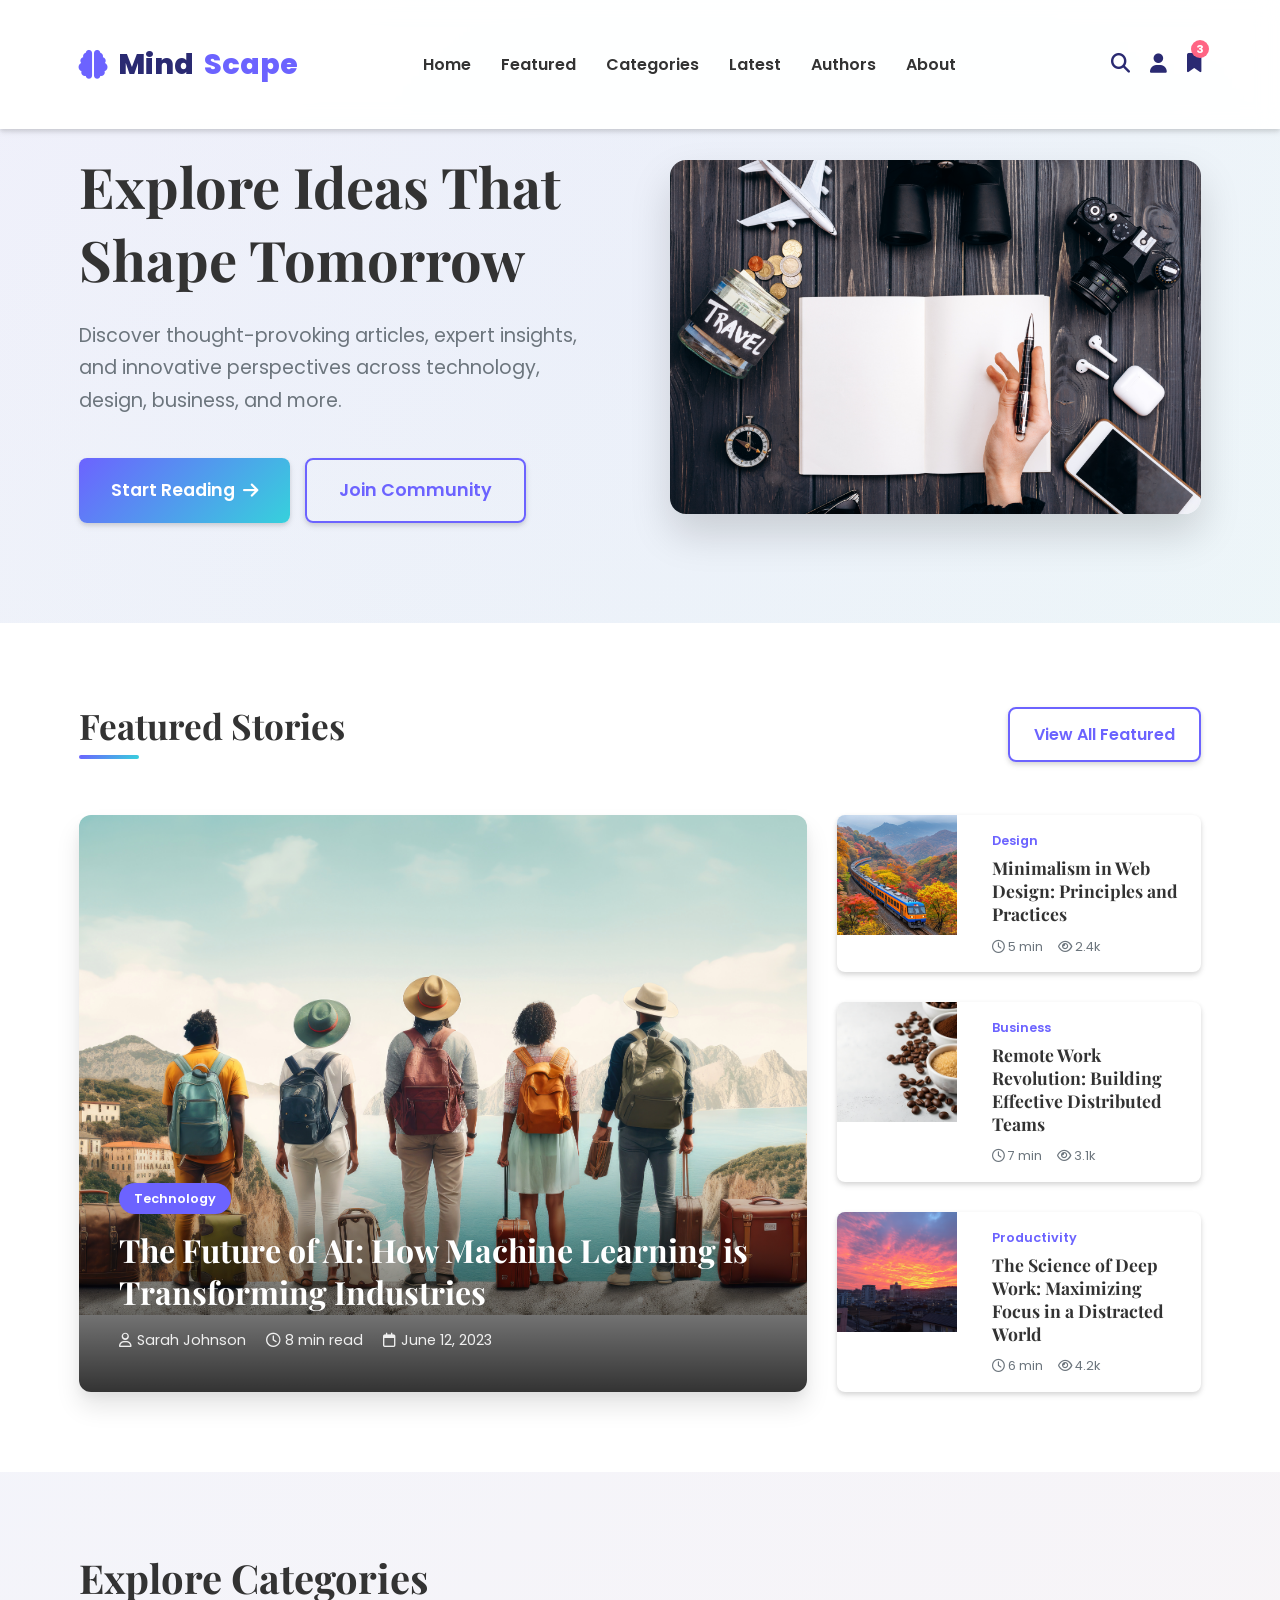
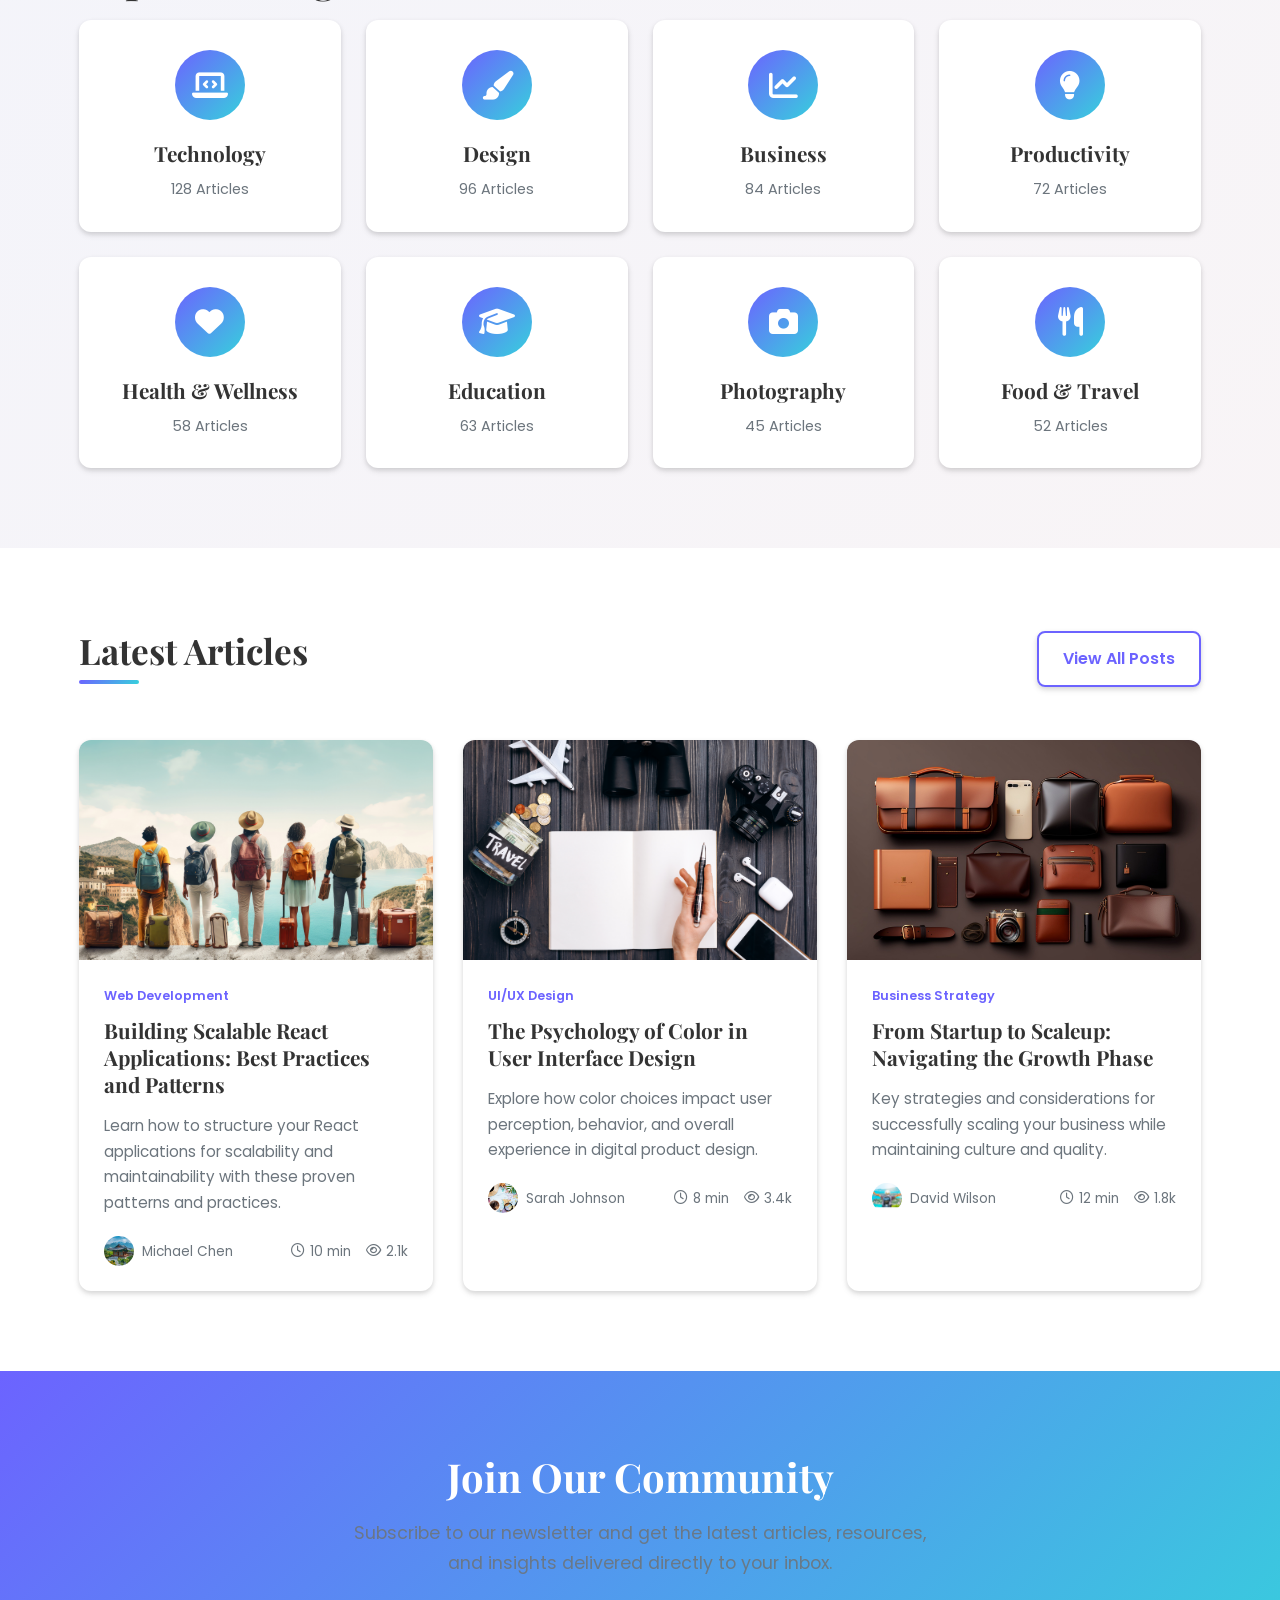
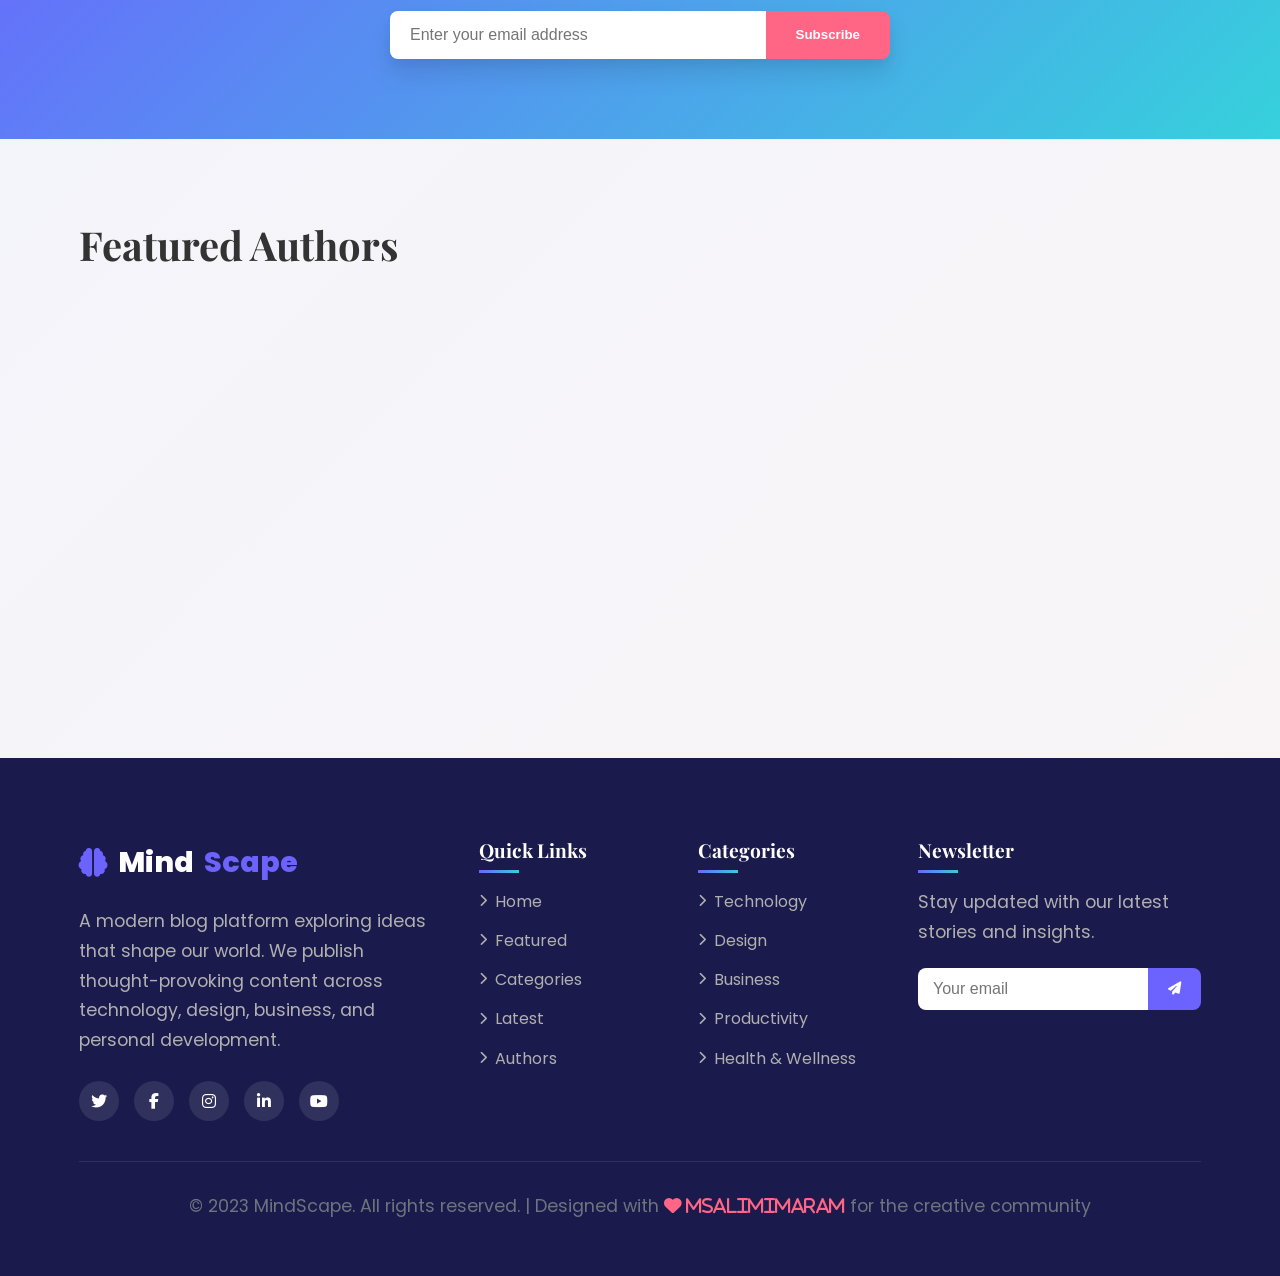
<file: index.html>
<!DOCTYPE html>
<html lang="en">
<head>
    <meta charset="UTF-8">
    <meta name="viewport" content="width=device-width, initial-scale=1.0">
    <title>MindScape | Modern Blog Platform</title>
    <link rel="stylesheet" href="https://cdnjs.cloudflare.com/ajax/libs/font-awesome/6.4.0/css/all.min.css">
    <link href="https://fonts.googleapis.com/css2?family=Poppins:wght@300;400;500;600;700;800;900&family=Playfair+Display:wght@400;500;600;700&display=swap" rel="stylesheet">
    <link rel="stylesheet" href="assets/img/styles.css">
</head>
<body>
    <!-- Header & Navigation -->
    <header>
        <div class="container">
            <nav>
                <a href="#" class="logo">
                    <i class="fas fa-brain"></i>
                    Mind<span>Scape</span>
                </a>
                <ul class="nav-links">
                    <li><a href="#home">Home</a></li>
                    <li><a href="#featured">Featured</a></li>
                    <li><a href="#categories">Categories</a></li>
                    <li><a href="#latest">Latest</a></li>
                    <li><a href="#authors">Authors</a></li>
                    <li><a href="#about">About</a></li>
                </ul>
                <div class="nav-icons">
                    <div class="nav-icon search-icon">
                        <i class="fas fa-search"></i>
                    </div>
                    <div class="nav-icon user-icon">
                        <i class="fas fa-user"></i>
                    </div>
                    <div class="nav-icon bookmark-icon">
                        <i class="fas fa-bookmark"></i>
                        <span class="badge">3</span>
                    </div>
                </div>
                <div class="menu-toggle">
                    <i class="fas fa-bars"></i>
                </div>
            </nav>
        </div>
    </header>

    <!-- Hero Section -->
    <section class="hero" id="home">
        <div class="container">
            <div class="hero-content">
                <div class="hero-text">
                    <h1>Explore Ideas That Shape Tomorrow</h1>
                    <p>Discover thought-provoking articles, expert insights, and innovative perspectives across technology, design, business, and more.</p>
                    <div class="hero-btns">
                        <a href="#latest" class="btn btn-lg">Start Reading <i class="fas fa-arrow-right"></i></a>
                        <a href="#newsletter" class="btn btn-outline btn-lg">Join Community</a>
                    </div>
                </div>
                <div class="hero-image">
                    <img src="assets/img/1 (4).JPG" alt="Blog Hero Image">
                </div>
            </div>
        </div>
    </section>

    <!-- Featured Posts Section -->
    <section class="featured-posts" id="featured">
        <div class="container">
            <div class="section-header">
                <h2 class="section-title">Featured Stories</h2>
                <a href="#" class="btn btn-outline">View All Featured</a>
            </div>
            <div class="featured-grid">
                <div class="main-featured">
                    <div class="main-featured-image">
                        <img src="assets/img/1 (2).jpg" alt="Featured Post">
                    </div>
                    <div class="main-featured-content">
                        <span class="featured-category">Technology</span>
                        <h3 class="main-featured-title">The Future of AI: How Machine Learning is Transforming Industries</h3>
                        <div class="main-featured-meta">
                            <span><i class="far fa-user"></i> Sarah Johnson</span>
                            <span><i class="far fa-clock"></i> 8 min read</span>
                            <span><i class="far fa-calendar"></i> June 12, 2023</span>
                        </div>
                    </div>
                </div>
                <div class="side-featured">
                    <div class="side-post">
                        <div class="side-post-image">
                            <img src="assets/img/1 (2).jpeg" alt="Side Post 1">
                        </div>
                        <div class="side-post-content">
                            <span class="side-post-category">Design</span>
                            <h4 class="side-post-title">Minimalism in Web Design: Principles and Practices</h4>
                            <div class="side-post-meta">
                                <span><i class="far fa-clock"></i> 5 min</span>
                                <span><i class="far fa-eye"></i> 2.4k</span>
                            </div>
                        </div>
                    </div>
                    <div class="side-post">
                        <div class="side-post-image">
                            <img src="assets/img/1 (1).jpg" alt="Side Post 2">
                        </div>
                        <div class="side-post-content">
                            <span class="side-post-category">Business</span>
                            <h4 class="side-post-title">Remote Work Revolution: Building Effective Distributed Teams</h4>
                            <div class="side-post-meta">
                                <span><i class="far fa-clock"></i> 7 min</span>
                                <span><i class="far fa-eye"></i> 3.1k</span>
                            </div>
                        </div>
                    </div>
                    <div class="side-post">
                        <div class="side-post-image">
                            <img src="assets/img/1 (1).jpeg" alt="Side Post 3">
                        </div>
                        <div class="side-post-content">
                            <span class="side-post-category">Productivity</span>
                            <h4 class="side-post-title">The Science of Deep Work: Maximizing Focus in a Distracted World</h4>
                            <div class="side-post-meta">
                                <span><i class="far fa-clock"></i> 6 min</span>
                                <span><i class="far fa-eye"></i> 4.2k</span>
                            </div>
                        </div>
                    </div>
                </div>
            </div>
        </div>
    </section>

    <!-- Categories Section -->
    <section class="categories" id="categories">
        <div class="container">
            <h2>Explore Categories</h2>
            <div class="categories-grid">
                <div class="category-card">
                    <div class="category-icon">
                        <i class="fas fa-laptop-code"></i>
                    </div>
                    <h3 class="category-title">Technology</h3>
                    <div class="category-count">128 Articles</div>
                </div>
                <div class="category-card">
                    <div class="category-icon">
                        <i class="fas fa-paint-brush"></i>
                    </div>
                    <h3 class="category-title">Design</h3>
                    <div class="category-count">96 Articles</div>
                </div>
                <div class="category-card">
                    <div class="category-icon">
                        <i class="fas fa-chart-line"></i>
                    </div>
                    <h3 class="category-title">Business</h3>
                    <div class="category-count">84 Articles</div>
                </div>
                <div class="category-card">
                    <div class="category-icon">
                        <i class="fas fa-lightbulb"></i>
                    </div>
                    <h3 class="category-title">Productivity</h3>
                    <div class="category-count">72 Articles</div>
                </div>
                <div class="category-card">
                    <div class="category-icon">
                        <i class="fas fa-heart"></i>
                    </div>
                    <h3 class="category-title">Health & Wellness</h3>
                    <div class="category-count">58 Articles</div>
                </div>
                <div class="category-card">
                    <div class="category-icon">
                        <i class="fas fa-graduation-cap"></i>
                    </div>
                    <h3 class="category-title">Education</h3>
                    <div class="category-count">63 Articles</div>
                </div>
                <div class="category-card">
                    <div class="category-icon">
                        <i class="fas fa-camera"></i>
                    </div>
                    <h3 class="category-title">Photography</h3>
                    <div class="category-count">45 Articles</div>
                </div>
                <div class="category-card">
                    <div class="category-icon">
                        <i class="fas fa-utensils"></i>
                    </div>
                    <h3 class="category-title">Food & Travel</h3>
                    <div class="category-count">52 Articles</div>
                </div>
            </div>
        </div>
    </section>

    <!-- Latest Posts Section -->
    <section class="latest-posts" id="latest">
        <div class="container">
            <div class="section-header">
                <h2 class="section-title">Latest Articles</h2>
                <a href="#" class="btn btn-outline">View All Posts</a>
            </div>
            <div class="posts-grid">
                <!-- Post 1 -->
                <div class="post-card">
                    <div class="post-image">
                        <img src="assets/img/1 (2).jpg" alt="Post 1">
                    </div>
                    <div class="post-content">
                        <span class="post-category">Web Development</span>
                        <h3 class="post-title">Building Scalable React Applications: Best Practices and Patterns</h3>
                        <p class="post-excerpt">Learn how to structure your React applications for scalability and maintainability with these proven patterns and practices.</p>
                        <div class="post-meta">
                            <div class="post-author">
                                <div class="author-avatar">
                                    <img src="assets/img/1 (3).jpg" alt="Author">
                                </div>
                                <span>Michael Chen</span>
                            </div>
                            <div class="post-stats">
                                <span class="post-stat"><i class="far fa-clock"></i> 10 min</span>
                                <span class="post-stat"><i class="far fa-eye"></i> 2.1k</span>
                            </div>
                        </div>
                    </div>
                </div>

                <!-- Post 2 -->
                <div class="post-card">
                    <div class="post-image">
                        <img src="assets/img/1 (4).JPG" alt="Post 2">
                    </div>
                    <div class="post-content">
                        <span class="post-category">UI/UX Design</span>
                        <h3 class="post-title">The Psychology of Color in User Interface Design</h3>
                        <p class="post-excerpt">Explore how color choices impact user perception, behavior, and overall experience in digital product design.</p>
                        <div class="post-meta">
                            <div class="post-author">
                                <div class="author-avatar">
                                    <img src="assets/img/1 (5).jpg" alt="Author">
                                </div>
                                <span>Sarah Johnson</span>
                            </div>
                            <div class="post-stats">
                                <span class="post-stat"><i class="far fa-clock"></i> 8 min</span>
                                <span class="post-stat"><i class="far fa-eye"></i> 3.4k</span>
                            </div>
                        </div>
                    </div>
                </div>

                <!-- Post 3 -->
                <div class="post-card">
                    <div class="post-image">
                        <img src="assets/img/1 (6).jpg" alt="Post 3">
                    </div>
                    <div class="post-content">
                        <span class="post-category">Business Strategy</span>
                        <h3 class="post-title">From Startup to Scaleup: Navigating the Growth Phase</h3>
                        <p class="post-excerpt">Key strategies and considerations for successfully scaling your business while maintaining culture and quality.</p>
                        <div class="post-meta">
                            <div class="post-author">
                                <div class="author-avatar">
                                    <img src="assets/img/13.jpg" alt="Author">
                                </div>
                                <span>David Wilson</span>
                            </div>
                            <div class="post-stats">
                                <span class="post-stat"><i class="far fa-clock"></i> 12 min</span>
                                <span class="post-stat"><i class="far fa-eye"></i> 1.8k</span>
                            </div>
                        </div>
                    </div>
                </div>
            </div>
        </div>
    </section>

    <!-- Newsletter Section -->
    <section class="newsletter" id="newsletter">
        <div class="container">
            <div class="newsletter-content">
                <h2>Join Our Community</h2>
                <p>Subscribe to our newsletter and get the latest articles, resources, and insights delivered directly to your inbox.</p>
                <form class="newsletter-form">
                    <input type="email" class="newsletter-input" placeholder="Enter your email address" required>
                    <button type="submit" class="newsletter-btn">Subscribe</button>
                </form>
            </div>
        </div>
    </section>

    <!-- Popular Authors Section -->
    <section class="popular-authors" id="authors">
        <div class="container">
            <h2>Featured Authors</h2>
            <div class="authors-grid">
                <!-- Author 1 -->
                <div class="author-card">
                    <div class="author-avatar-large">
                        <img src="assets/img/A (4).png" alt="Sarah Johnson">
                    </div>
                    <h3 class="author-name">Sarah Johnson</h3>
                    <p class="author-bio">Senior UX Designer & Researcher</p>
                    <div class="author-stats">
                        <div class="author-stat">
                            <div class="stat-value">42</div>
                            <div class="stat-label">Articles</div>
                        </div>
                        <div class="author-stat">
                            <div class="stat-value">28k</div>
                            <div class="stat-label">Followers</div>
                        </div>
                    </div>
                    <a href="#" class="btn btn-sm">View Profile</a>
                </div>

                <!-- Author 2 -->
                <div class="author-card">
                    <div class="author-avatar-large">
                        <img src="assets/img/A (3).png" alt="Michael Chen">
                    </div>
                    <h3 class="author-name">Michael Chen</h3>
                    <p class="author-bio">Full-Stack Developer & Tech Lead</p>
                    <div class="author-stats">
                        <div class="author-stat">
                            <div class="stat-value">56</div>
                            <div class="stat-label">Articles</div>
                        </div>
                        <div class="author-stat">
                            <div class="stat-value">35k</div>
                            <div class="stat-label">Followers</div>
                        </div>
                    </div>
                    <a href="#" class="btn btn-sm">View Profile</a>
                </div>

                <!-- Author 3 -->
                <div class="author-card">
                    <div class="author-avatar-large">
                        <img src="assets/img/A (2).png" alt="David Wilson">
                    </div>
                    <h3 class="author-name">David Wilson</h3>
                    <p class="author-bio">Entrepreneur & Business Strategist</p>
                    <div class="author-stats">
                        <div class="author-stat">
                            <div class="stat-value">38</div>
                            <div class="stat-label">Articles</div>
                        </div>
                        <div class="author-stat">
                            <div class="stat-value">22k</div>
                            <div class="stat-label">Followers</div>
                        </div>
                    </div>
                    <a href="#" class="btn btn-sm">View Profile</a>
                </div>

                <!-- Author 4 -->
                <div class="author-card">
                    <div class="author-avatar-large">
                        <img src="assets/img/A (1).png" alt="Emily Rodriguez">
                    </div>
                    <h3 class="author-name">Emily Rodriguez</h3>
                    <p class="author-bio">Product Manager & Content Creator</p>
                    <div class="author-stats">
                        <div class="author-stat">
                            <div class="stat-value">31</div>
                            <div class="stat-label">Articles</div>
                        </div>
                        <div class="author-stat">
                            <div class="stat-value">19k</div>
                            <div class="stat-label">Followers</div>
                        </div>
                    </div>
                    <a href="#" class="btn btn-sm">View Profile</a>
                </div>
            </div>
        </div>
    </section>

    <!-- Footer -->
    <footer>
        <div class="container">
            <div class="footer-content">
                <div class="footer-about">
                    <div class="footer-logo">
                        <i class="fas fa-brain"></i>
                        Mind<span>Scape</span>
                    </div>
                    <p>A modern blog platform exploring ideas that shape our world. We publish thought-provoking content across technology, design, business, and personal development.</p>
                    <div class="social-icons">
                        <a href="#" class="social-icon"><i class="fab fa-twitter"></i></a>
                        <a href="#" class="social-icon"><i class="fab fa-facebook-f"></i></a>
                        <a href="#" class="social-icon"><i class="fab fa-instagram"></i></a>
                        <a href="#" class="social-icon"><i class="fab fa-linkedin-in"></i></a>
                        <a href="#" class="social-icon"><i class="fab fa-youtube"></i></a>
                    </div>
                </div>
                <div class="footer-links">
                    <h3>Quick Links</h3>
                    <ul>
                        <li><a href="#home"><i class="fas fa-chevron-right"></i> Home</a></li>
                        <li><a href="#featured"><i class="fas fa-chevron-right"></i> Featured</a></li>
                        <li><a href="#categories"><i class="fas fa-chevron-right"></i> Categories</a></li>
                        <li><a href="#latest"><i class="fas fa-chevron-right"></i> Latest</a></li>
                        <li><a href="#authors"><i class="fas fa-chevron-right"></i> Authors</a></li>
                    </ul>
                </div>
                <div class="footer-links">
                    <h3>Categories</h3>
                    <ul>
                        <li><a href="#"><i class="fas fa-chevron-right"></i> Technology</a></li>
                        <li><a href="#"><i class="fas fa-chevron-right"></i> Design</a></li>
                        <li><a href="#"><i class="fas fa-chevron-right"></i> Business</a></li>
                        <li><a href="#"><i class="fas fa-chevron-right"></i> Productivity</a></li>
                        <li><a href="#"><i class="fas fa-chevron-right"></i> Health & Wellness</a></li>
                    </ul>
                </div>
                <div class="footer-newsletter">
                    <h3>Newsletter</h3>
                    <p>Stay updated with our latest stories and insights.</p>
                    <form class="newsletter-form-footer">
                        <input type="email" class="newsletter-input-footer" placeholder="Your email" required>
                        <button type="submit" class="newsletter-btn-footer"><i class="fas fa-paper-plane"></i></button>
                    </form>
                </div>
            </div>
            <div class="copyright">
                <p>&copy; 2023 MindScape. All rights reserved. | Designed with <a href="https://github.com/msalimimaram" target="_blank" rel="noopener noreferrer"><i class="fas fa-heart" style="color: var(--secondary);"> MSALIMIMARAM</i></a> for the creative community</p>
            </div>
        </div>
    </footer>

    <!-- Back to Top Button -->
    <a href="#" class="back-to-top" id="backToTop">
        <i class="fas fa-arrow-up"></i>
    </a>

    <script src="assets/js/scripts.js"></script>
</body>
</html>
</file>
<file: assets/img/styles.css>
:root {
    --primary: #6C63FF;
    --primary-dark: #5A52D5;
    --primary-light: #8B85FF;
    --secondary: #FF6584;
    --secondary-dark: #E04F6D;
    --accent: #36D1DC;
    --dark: #2A2A72;
    --darker: #1A1A4C;
    --light: #F8F9FA;
    --gray: #6C757D;
    --gray-light: #E9ECEF;
    --success: #28A745;
    --warning: #FFC107;
    --danger: #DC3545;
    --text-dark: #333333;
    --text-light: #6C757D;
    --border: #E9ECEF;
    --shadow-sm: 0 1px 3px rgba(0, 0, 0, 0.08), 0 1px 2px rgba(0, 0, 0, 0.12);
    --shadow: 0 3px 6px rgba(0, 0, 0, 0.1), 0 2px 4px rgba(0, 0, 0, 0.08);
    --shadow-md: 0 10px 20px rgba(0, 0, 0, 0.1), 0 3px 6px rgba(0, 0, 0, 0.05);
    --shadow-lg: 0 15px 25px rgba(0, 0, 0, 0.1), 0 5px 10px rgba(0, 0, 0, 0.04);
    --shadow-xl: 0 20px 40px rgba(0, 0, 0, 0.15);
    --shadow-primary: 0 10px 20px rgba(108, 99, 255, 0.2);
    --radius: 8px;
    --radius-lg: 12px;
    --radius-xl: 16px;
    --transition: all 0.3s cubic-bezier(0.25, 0.8, 0.25, 1);
    --transition-slow: all 0.5s cubic-bezier(0.25, 0.8, 0.25, 1);
    --gradient-primary: linear-gradient(135deg, var(--primary), var(--accent));
    --gradient-secondary: linear-gradient(135deg, var(--secondary), var(--primary-light));
}

/* Base Styles */
* {
    margin: 0;
    padding: 0;
    box-sizing: border-box;
}

html {
    scroll-behavior: smooth;
}

body {
    background-color: var(--light);
    color: var(--text-dark);
    line-height: 1.7;
    overflow-x: hidden;
    font-family: 'Poppins', sans-serif;
    font-weight: 400;
}

h1,
h2,
h3,
h4,
h5,
h6 {
    font-family: 'Playfair Display', serif;
    margin-bottom: 1rem;
    line-height: 1.3;
    font-weight: 700;
}

h1 {
    font-size: 3.5rem;
}

h2 {
    font-size: 2.5rem;
}

h3 {
    font-size: 2rem;
}

h4 {
    font-size: 1.5rem;
}

p {
    margin-bottom: 1.5rem;
    font-size: 1.1rem;
    color: var(--text-light);
}

a {
    text-decoration: none;
    color: inherit;
    transition: var(--transition);
}

img {
    object-fit: cover;
    object-position: top center;
}

.container {
    width: 90%;
    max-width: 1200px;
    margin: 0 auto;
    padding: 0 15px;
}

.container-fluid {
    width: 95%;
    max-width: 1400px;
    margin: 0 auto;
    padding: 0 15px;
}

section {
    padding: 80px 0;
}

.btn {
    display: inline-flex;
    align-items: center;
    justify-content: center;
    gap: 8px;
    padding: 12px 24px;
    background: var(--gradient-primary);
    color: white;
    border: none;
    border-radius: var(--radius);
    font-weight: 600;
    cursor: pointer;
    transition: var(--transition);
    box-shadow: var(--shadow);
    position: relative;
    overflow: hidden;
    font-size: 1rem;
}

.btn::before {
    content: '';
    position: absolute;
    top: 0;
    left: 0;
    width: 100%;
    height: 100%;
    background: var(--gradient-secondary);
    opacity: 0;
    transition: var(--transition);
    z-index: -1;
}

.btn:hover {
    transform: translateY(-3px);
    box-shadow: var(--shadow-lg);
}

.btn:hover::before {
    opacity: 1;
}

.btn-secondary {
    background: var(--gradient-secondary);
}

.btn-secondary::before {
    background: var(--gradient-primary);
}

.btn-outline {
    background: transparent;
    border: 2px solid var(--primary);
    color: var(--primary);
}

.btn-outline:hover {
    background: var(--primary);
    color: white;
}

.btn-sm {
    padding: 8px 16px;
    font-size: 0.9rem;
}

.btn-lg {
    padding: 16px 32px;
    font-size: 1.1rem;
}

/* Header & Navigation */
header {
    position: fixed;
    top: 0;
    left: 0;
    width: 100%;
    z-index: 1000;
    background-color: rgba(255, 255, 255, 0.95);
    backdrop-filter: blur(10px);
    box-shadow: var(--shadow);
    transition: var(--transition);
}

nav {
    display: flex;
    justify-content: space-between;
    align-items: center;
    padding: 20px 0;
}

.logo {
    font-size: 1.8rem;
    font-weight: 800;
    color: var(--dark);
    display: flex;
    align-items: center;
    gap: 10px;
}

.logo span {
    color: var(--primary);
}

.logo i {
    color: var(--primary);
}

.nav-links {
    display: flex;
    list-style: none;
}

.nav-links li {
    margin-right: 30px;
    position: relative;
}

.nav-links a {
    font-weight: 600;
    padding: 8px 0;
    position: relative;
}

.nav-links a:hover {
    color: var(--primary);
}

.nav-links a::after {
    content: '';
    position: absolute;
    bottom: 0;
    left: 0;
    width: 0;
    height: 2px;
    background: var(--gradient-primary);
    transition: var(--transition);
}

.nav-links a:hover::after {
    width: 100%;
}

.nav-icons {
    display: flex;
    align-items: center;
    gap: 20px;
}

.nav-icon {
    position: relative;
    color: var(--dark);
    font-size: 1.2rem;
    transition: var(--transition);
    cursor: pointer;
}

.nav-icon:hover {
    color: var(--primary);
    transform: translateY(-2px);
}

.badge {
    position: absolute;
    top: -8px;
    right: -8px;
    background: var(--secondary);
    color: white;
    border-radius: 50%;
    width: 18px;
    height: 18px;
    display: flex;
    align-items: center;
    justify-content: center;
    font-size: 0.7rem;
    font-weight: 700;
}

.menu-toggle {
    display: none;
    cursor: pointer;
    font-size: 1.5rem;
}

/* Hero Section */
.hero {
    padding-top: 150px;
    padding-bottom: 100px;
    background: linear-gradient(135deg, rgba(108, 99, 255, 0.05) 0%, rgba(54, 209, 220, 0.05) 100%);
    position: relative;
    overflow: hidden;
}

.hero::before {
    content: '';
    position: absolute;
    top: -50%;
    right: -50%;
    width: 200%;
    height: 200%;
    background: radial-gradient(circle, rgba(108, 99, 255, 0.03) 0%, transparent 70%);
    animation: pulse 20s infinite linear;
}

@keyframes pulse {
    0% {
        transform: rotate(0deg);
    }

    100% {
        transform: rotate(360deg);
    }
}

.hero-content {
    display: grid;
    grid-template-columns: 1fr 1fr;
    gap: 60px;
    align-items: center;
    position: relative;
    z-index: 1;
}

.hero-text {
    max-width: 600px;
}

.hero h1 {
    margin-bottom: 1.5rem;
    animation: fadeInUp 1s ease-out;
}

.hero p {
    font-size: 1.2rem;
    margin-bottom: 2.5rem;
    animation: fadeInUp 1s ease-out 0.2s both;
}

.hero-btns {
    display: flex;
    gap: 15px;
    animation: fadeInUp 1s ease-out 0.4s both;
}

.hero-image {
    display: flex;
    justify-content: center;
    align-items: center;
    position: relative;
}

.hero-image img {
    max-width: 100%;
    border-radius: var(--radius-xl);
    box-shadow: var(--shadow-xl);
    animation: float 8s ease-in-out infinite;
}

@keyframes float {
    0% {
        transform: translateY(0);
    }

    50% {
        transform: translateY(-20px);
    }

    100% {
        transform: translateY(0);
    }
}

@keyframes fadeInUp {
    from {
        opacity: 0;
        transform: translateY(30px);
    }

    to {
        opacity: 1;
        transform: translateY(0);
    }
}

/* Featured Posts */
.featured-posts {
    background-color: white;
}

.section-header {
    display: flex;
    justify-content: space-between;
    align-items: center;
    margin-bottom: 50px;
}

.section-title {
    font-size: 2.2rem;
    position: relative;
}

.section-title::after {
    content: '';
    position: absolute;
    bottom: -10px;
    left: 0;
    width: 60px;
    height: 4px;
    background: var(--gradient-primary);
    border-radius: 2px;
}

.featured-grid {
    display: grid;
    grid-template-columns: 2fr 1fr;
    gap: 30px;
}

.main-featured {
    position: relative;
    border-radius: var(--radius-lg);
    overflow: hidden;
    box-shadow: var(--shadow-lg);
    transition: var(--transition);
}

.main-featured:hover {
    transform: translateY(-10px);
    box-shadow: var(--shadow-xl);
}

.main-featured-image {
    height: 500px;
    overflow: hidden;
}

.main-featured-image img {
    width: 100%;
    height: 100%;
    object-fit: cover;
    transition: var(--transition-slow);
}

.main-featured:hover .main-featured-image img {
    transform: scale(1.05);
}

.main-featured-content {
    position: absolute;
    bottom: 0;
    left: 0;
    width: 100%;
    padding: 40px;
    background: linear-gradient(transparent, rgba(0, 0, 0, 0.8));
    color: white;
}

.featured-category {
    display: inline-block;
    background: var(--primary);
    color: white;
    padding: 5px 15px;
    border-radius: 50px;
    font-size: 0.8rem;
    font-weight: 600;
    margin-bottom: 15px;
}

.main-featured-title {
    font-size: 2rem;
    margin-bottom: 15px;
}

.main-featured-meta {
    display: flex;
    gap: 20px;
    font-size: 0.9rem;
    opacity: 0.9;
}

.main-featured-meta span {
    display: flex;
    align-items: center;
    gap: 5px;
}

.side-featured {
    display: flex;
    flex-direction: column;
    gap: 30px;
}

.side-post {
    display: flex;
    gap: 20px;
    background: white;
    border-radius: var(--radius);
    overflow: hidden;
    box-shadow: var(--shadow);
    transition: var(--transition);
}

.side-post:hover {
    transform: translateY(-5px);
    box-shadow: var(--shadow-lg);
}

.side-post-image {
    width: 120px;
    height: 120px;
    flex-shrink: 0;
    overflow: hidden;
}

.side-post-image img {
    width: 100%;
    height: 100%;
    object-fit: cover;
    transition: var(--transition);
}

.side-post:hover .side-post-image img {
    transform: scale(1.1);
}

.side-post-content {
    padding: 15px;
    display: flex;
    flex-direction: column;
    justify-content: center;
}

.side-post-category {
    color: var(--primary);
    font-size: 0.8rem;
    font-weight: 600;
    margin-bottom: 5px;
}

.side-post-title {
    font-size: 1.1rem;
    margin-bottom: 10px;
}

.side-post-meta {
    display: flex;
    gap: 15px;
    font-size: 0.8rem;
    color: var(--text-light);
}

/* Categories Section */
.categories {
    background: linear-gradient(135deg, rgba(108, 99, 255, 0.03) 0%, rgba(255, 101, 132, 0.03) 100%);
}

.categories-grid {
    display: grid;
    grid-template-columns: repeat(4, 1fr);
    gap: 25px;
}

.category-card {
    background: white;
    border-radius: var(--radius-lg);
    padding: 30px 20px;
    text-align: center;
    box-shadow: var(--shadow);
    transition: var(--transition);
    cursor: pointer;
    position: relative;
    overflow: hidden;
}

.category-card::before {
    content: '';
    position: absolute;
    top: 0;
    left: 0;
    width: 100%;
    height: 5px;
    background: var(--gradient-primary);
    transform: scaleX(0);
    transform-origin: right;
    transition: var(--transition);
}

.category-card:hover {
    transform: translateY(-10px);
    box-shadow: var(--shadow-lg);
}

.category-card:hover::before {
    transform: scaleX(1);
}

.category-icon {
    width: 70px;
    height: 70px;
    background: var(--gradient-primary);
    border-radius: 50%;
    display: flex;
    align-items: center;
    justify-content: center;
    margin: 0 auto 20px;
    color: white;
    font-size: 1.8rem;
    transition: var(--transition);
}

.category-card:hover .category-icon {
    transform: scale(1.1) rotate(10deg);
}

.category-title {
    font-size: 1.3rem;
    margin-bottom: 10px;
}

.category-count {
    color: var(--text-light);
    font-size: 0.9rem;
}

/* Latest Posts */
.latest-posts {
    background-color: white;
}

.posts-grid {
    display: grid;
    grid-template-columns: repeat(3, 1fr);
    gap: 30px;
}

.post-card {
    background: white;
    border-radius: var(--radius-lg);
    overflow: hidden;
    box-shadow: var(--shadow);
    transition: var(--transition);
}

.post-card:hover {
    transform: translateY(-10px);
    box-shadow: var(--shadow-xl);
}

.post-image {
    height: 220px;
    overflow: hidden;
}

.post-image img {
    width: 100%;
    height: 100%;
    object-fit: cover;
    transition: var(--transition-slow);
}

.post-card:hover .post-image img {
    transform: scale(1.1);
}

.post-content {
    padding: 25px;
}

.post-category {
    color: var(--primary);
    font-size: 0.8rem;
    font-weight: 600;
    margin-bottom: 10px;
    display: block;
}

.post-title {
    font-size: 1.3rem;
    margin-bottom: 15px;
}

.post-excerpt {
    margin-bottom: 20px;
    font-size: 0.95rem;
    color: var(--text-light);
}

.post-meta {
    display: flex;
    justify-content: space-between;
    align-items: center;
    font-size: 0.85rem;
    color: var(--text-light);
}

.post-author {
    display: flex;
    align-items: center;
    gap: 8px;
}

.author-avatar {
    width: 30px;
    height: 30px;
    border-radius: 50%;
    overflow: hidden;
}

.author-avatar img {
    width: 100%;
    height: 100%;
    object-fit: cover;
}

.post-stats {
    display: flex;
    gap: 15px;
}

.post-stat {
    display: flex;
    align-items: center;
    gap: 5px;
}

/* Newsletter Section */
.newsletter {
    background: var(--gradient-primary);
    color: white;
    padding: 80px 0;
    text-align: center;
}

.newsletter-content {
    max-width: 600px;
    margin: 0 auto;
}

.newsletter h2 {
    color: white;
    margin-bottom: 1rem;
}

.newsletter p {
    margin-bottom: 2rem;
    opacity: 0.9;
}

.newsletter-form {
    display: flex;
    max-width: 500px;
    margin: 0 auto;
    box-shadow: var(--shadow-lg);
    border-radius: var(--radius);
    overflow: hidden;
}

.newsletter-input {
    flex: 1;
    padding: 15px 20px;
    border: none;
    font-size: 1rem;
}

.newsletter-input:focus {
    outline: none;
}

.newsletter-btn {
    padding: 15px 30px;
    background: var(--secondary);
    color: white;
    border: none;
    font-weight: 600;
    cursor: pointer;
    transition: var(--transition);
}

.newsletter-btn:hover {
    background: var(--secondary-dark);
}

/* Popular Authors */
.popular-authors {
    background: linear-gradient(135deg, rgba(108, 99, 255, 0.03) 0%, rgba(255, 101, 132, 0.03) 100%);
}

.authors-grid {
    display: grid;
    grid-template-columns: repeat(4, 1fr);
    gap: 30px;
}

.author-card {
    background: white;
    border-radius: var(--radius-lg);
    padding: 30px;
    text-align: center;
    box-shadow: var(--shadow);
    transition: var(--transition);
}

.author-card:hover {
    transform: translateY(-10px);
    box-shadow: var(--shadow-lg);
}

.author-avatar-large {
    width: 100px;
    height: 100px;
    border-radius: 50%;
    overflow: hidden;
    margin: 0 auto 20px;
    border: 3px solid var(--primary-light);
}

.author-avatar-large img {
    width: 100%;
    height: 100%;
    object-fit: cover;
}

.author-name {
    font-size: 1.3rem;
    margin-bottom: 5px;
}

.author-bio {
    color: var(--text-light);
    font-size: 0.9rem;
    margin-bottom: 15px;
}

.author-stats {
    display: flex;
    justify-content: center;
    gap: 20px;
    margin-bottom: 20px;
}

.author-stat {
    text-align: center;
}

.stat-value {
    font-size: 1.2rem;
    font-weight: 700;
    color: var(--primary);
}

.stat-label {
    font-size: 0.8rem;
    color: var(--text-light);
}

/* Footer */
footer {
    background: var(--darker);
    color: white;
    padding: 80px 0 30px;
}

.footer-content {
    display: grid;
    grid-template-columns: 2fr 1fr 1fr 1fr;
    gap: 40px;
    margin-bottom: 40px;
}

.footer-about {
    max-width: 400px;
}

.footer-logo {
    font-size: 1.8rem;
    font-weight: 800;
    margin-bottom: 20px;
    display: flex;
    align-items: center;
    gap: 10px;
}

.footer-logo span {
    color: var(--primary);
}

.footer-logo i {
    color: var(--primary);
}

.footer-about p {
    color: #b0b0b0;
    margin-bottom: 25px;
}

.social-icons {
    display: flex;
    gap: 15px;
}

.social-icon {
    width: 40px;
    height: 40px;
    background: rgba(255, 255, 255, 0.1);
    border-radius: 50%;
    display: flex;
    align-items: center;
    justify-content: center;
    color: white;
    text-decoration: none;
    transition: var(--transition);
}

.social-icon:hover {
    background: var(--primary);
    transform: translateY(-5px);
}

.footer-links h3,
.footer-newsletter h3 {
    font-size: 1.2rem;
    margin-bottom: 25px;
    position: relative;
}

.footer-links h3::after,
.footer-newsletter h3::after {
    content: '';
    position: absolute;
    bottom: -10px;
    left: 0;
    width: 40px;
    height: 3px;
    background: var(--gradient-primary);
}

.footer-links ul {
    list-style: none;
}

.footer-links li {
    margin-bottom: 12px;
}

.footer-links a {
    color: #b0b0b0;
    transition: var(--transition);
    display: flex;
    align-items: center;
    gap: 8px;
}

.footer-links a:hover {
    color: white;
    padding-left: 5px;
}

.footer-links a i {
    font-size: 0.8rem;
}

.footer-newsletter p {
    color: #b0b0b0;
    margin-bottom: 20px;
}

.newsletter-form-footer {
    display: flex;
    margin-top: 20px;
}

.newsletter-input-footer {
    flex: 1;
    padding: 12px 15px;
    border: none;
    border-radius: var(--radius) 0 0 var(--radius);
    font-size: 1rem;
}

.newsletter-input-footer:focus {
    outline: none;
}

.newsletter-btn-footer {
    padding: 12px 20px;
    background: var(--primary);
    color: white;
    border: none;
    border-radius: 0 var(--radius) var(--radius) 0;
    font-weight: 600;
    cursor: pointer;
    transition: var(--transition);
}

.newsletter-btn-footer:hover {
    background: var(--primary-dark);
}

.copyright {
    text-align: center;
    padding-top: 30px;
    border-top: 1px solid rgba(255, 255, 255, 0.1);
    color: #b0b0b0;
    font-size: 0.9rem;
}

/* Back to Top Button */
.back-to-top {
    position: fixed;
    bottom: 30px;
    right: 30px;
    width: 50px;
    height: 50px;
    background: var(--gradient-primary);
    color: white;
    border-radius: 50%;
    display: flex;
    align-items: center;
    justify-content: center;
    text-decoration: none;
    box-shadow: var(--shadow-lg);
    opacity: 0;
    visibility: hidden;
    transition: var(--transition);
    z-index: 999;
}

.back-to-top.visible {
    opacity: 1;
    visibility: visible;
}

.back-to-top:hover {
    transform: translateY(-5px);
}

/* Responsive Styles */
@media (max-width: 1200px) {
    h1 {
        font-size: 3rem;
    }

    h2 {
        font-size: 2.2rem;
    }

    .featured-grid {
        grid-template-columns: 1fr;
    }

    .categories-grid,
    .authors-grid {
        grid-template-columns: repeat(2, 1fr);
    }

    .footer-content {
        grid-template-columns: 1fr 1fr;
        gap: 50px;
    }
}

@media (max-width: 992px) {
    h1 {
        font-size: 2.5rem;
    }

    h2 {
        font-size: 2rem;
    }

    .hero-content {
        grid-template-columns: 1fr;
    }

    .hero-image {
        order: -1;
        margin-bottom: 40px;
    }

    .posts-grid {
        grid-template-columns: repeat(2, 1fr);
    }

    .footer-content {
        grid-template-columns: 1fr;
    }
}

@media (max-width: 768px) {
    .menu-toggle {
        display: block;
    }

    .nav-links {
        position: fixed;
        top: 80px;
        left: -100%;
        width: 80%;
        height: calc(100vh - 80px);
        background: white;
        flex-direction: column;
        align-items: center;
        padding-top: 50px;
        transition: var(--transition);
        box-shadow: 5px 0 15px rgba(0, 0, 0, 0.1);
        z-index: 1000;
    }

    .nav-links.active {
        left: 0;
    }

    .nav-links li {
        margin: 15px 0;
    }

    h1 {
        font-size: 2.2rem;
    }

    h2 {
        font-size: 1.8rem;
    }

    section {
        padding: 60px 0;
    }

    .hero-btns {
        flex-direction: column;
    }

    .btn {
        width: 100%;
        text-align: center;
    }

    .posts-grid,
    .categories-grid,
    .authors-grid {
        grid-template-columns: 1fr;
    }

    .newsletter-form {
        flex-direction: column;
    }

    .newsletter-input,
    .newsletter-btn {
        width: 100%;
        border-radius: var(--radius);
    }

    .newsletter-input {
        border-radius: var(--radius) var(--radius) 0 0;
    }

    .newsletter-btn {
        border-radius: 0 0 var(--radius) var(--radius);
    }
}

@media (max-width: 576px) {
    h1 {
        font-size: 2rem;
    }

    h2 {
        font-size: 1.6rem;
    }

    .hero p {
        font-size: 1rem;
    }

    .section-header {
        flex-direction: column;
        align-items: flex-start;
        gap: 20px;
    }

    .main-featured-content {
        padding: 25px;
    }

    .main-featured-title {
        font-size: 1.5rem;
    }

    .side-post {
        flex-direction: column;
    }

    .side-post-image {
        width: 100%;
        height: 150px;
    }
}
</file>
